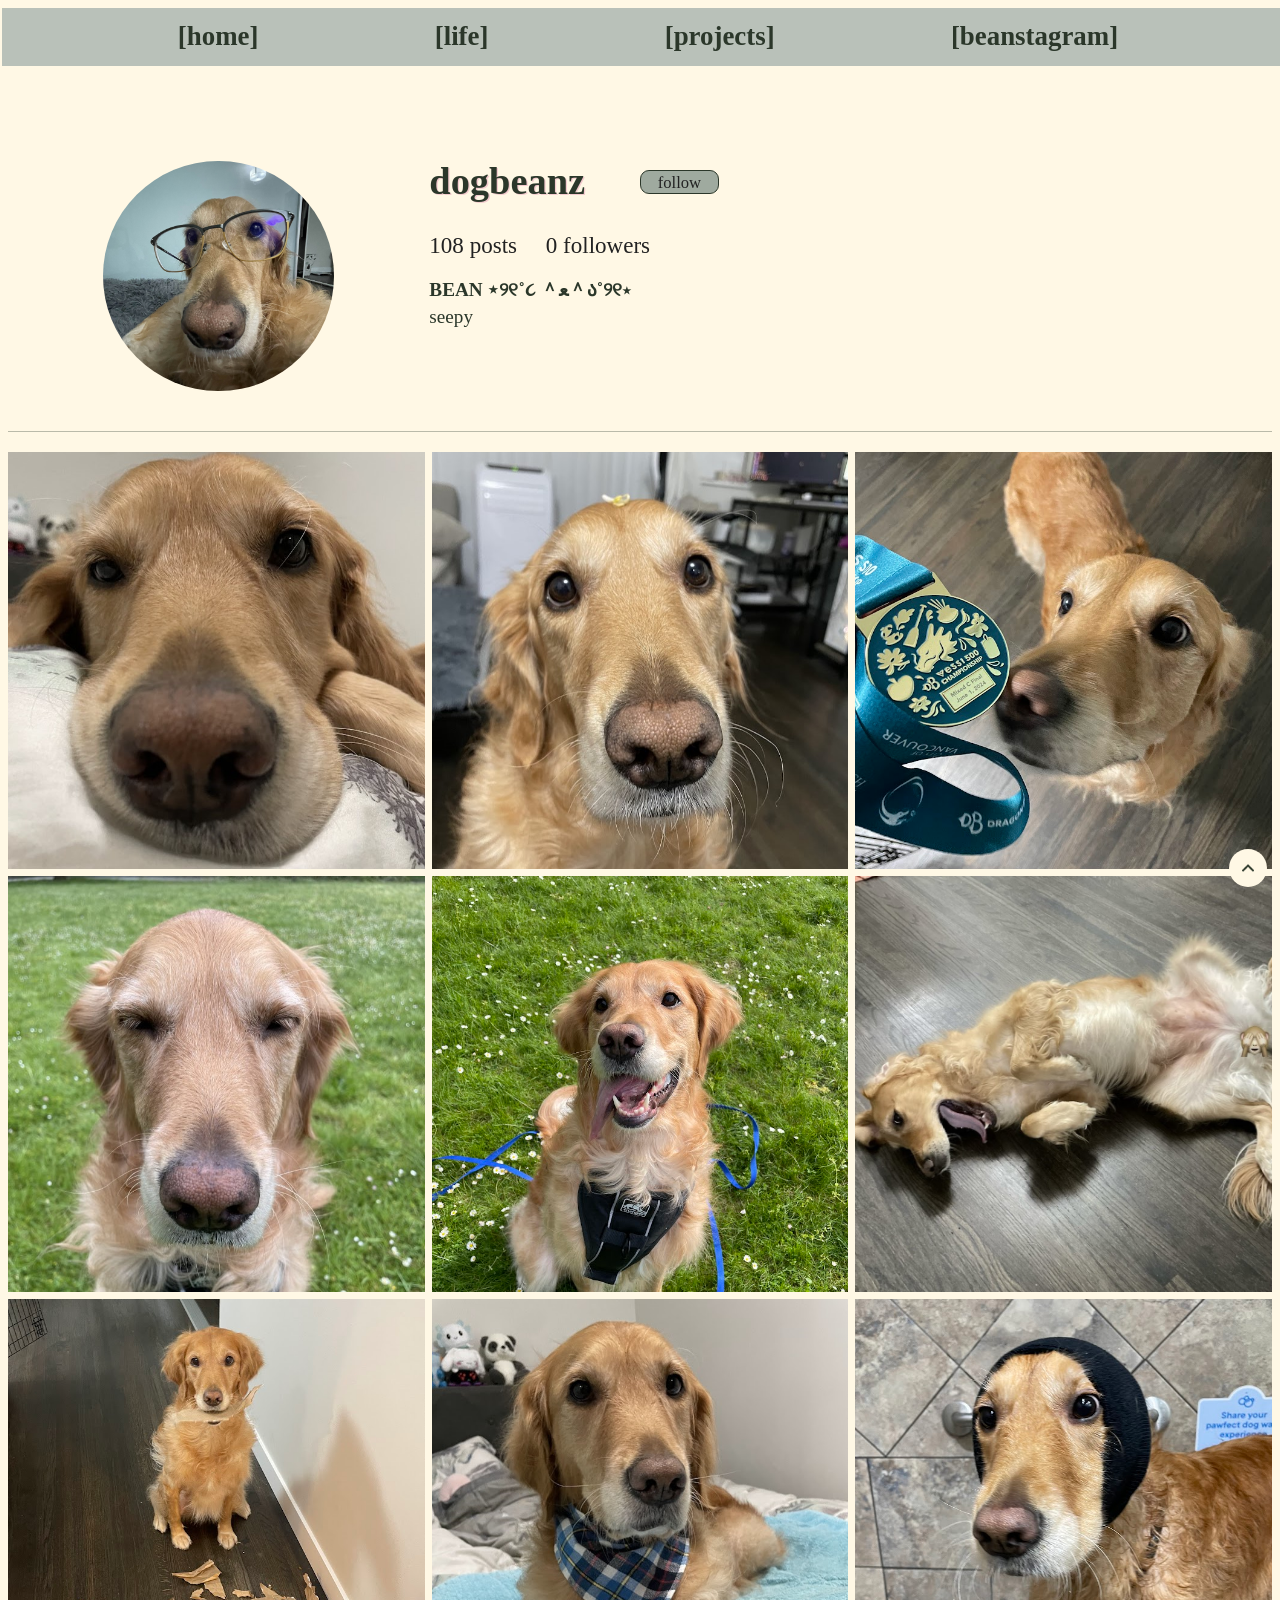
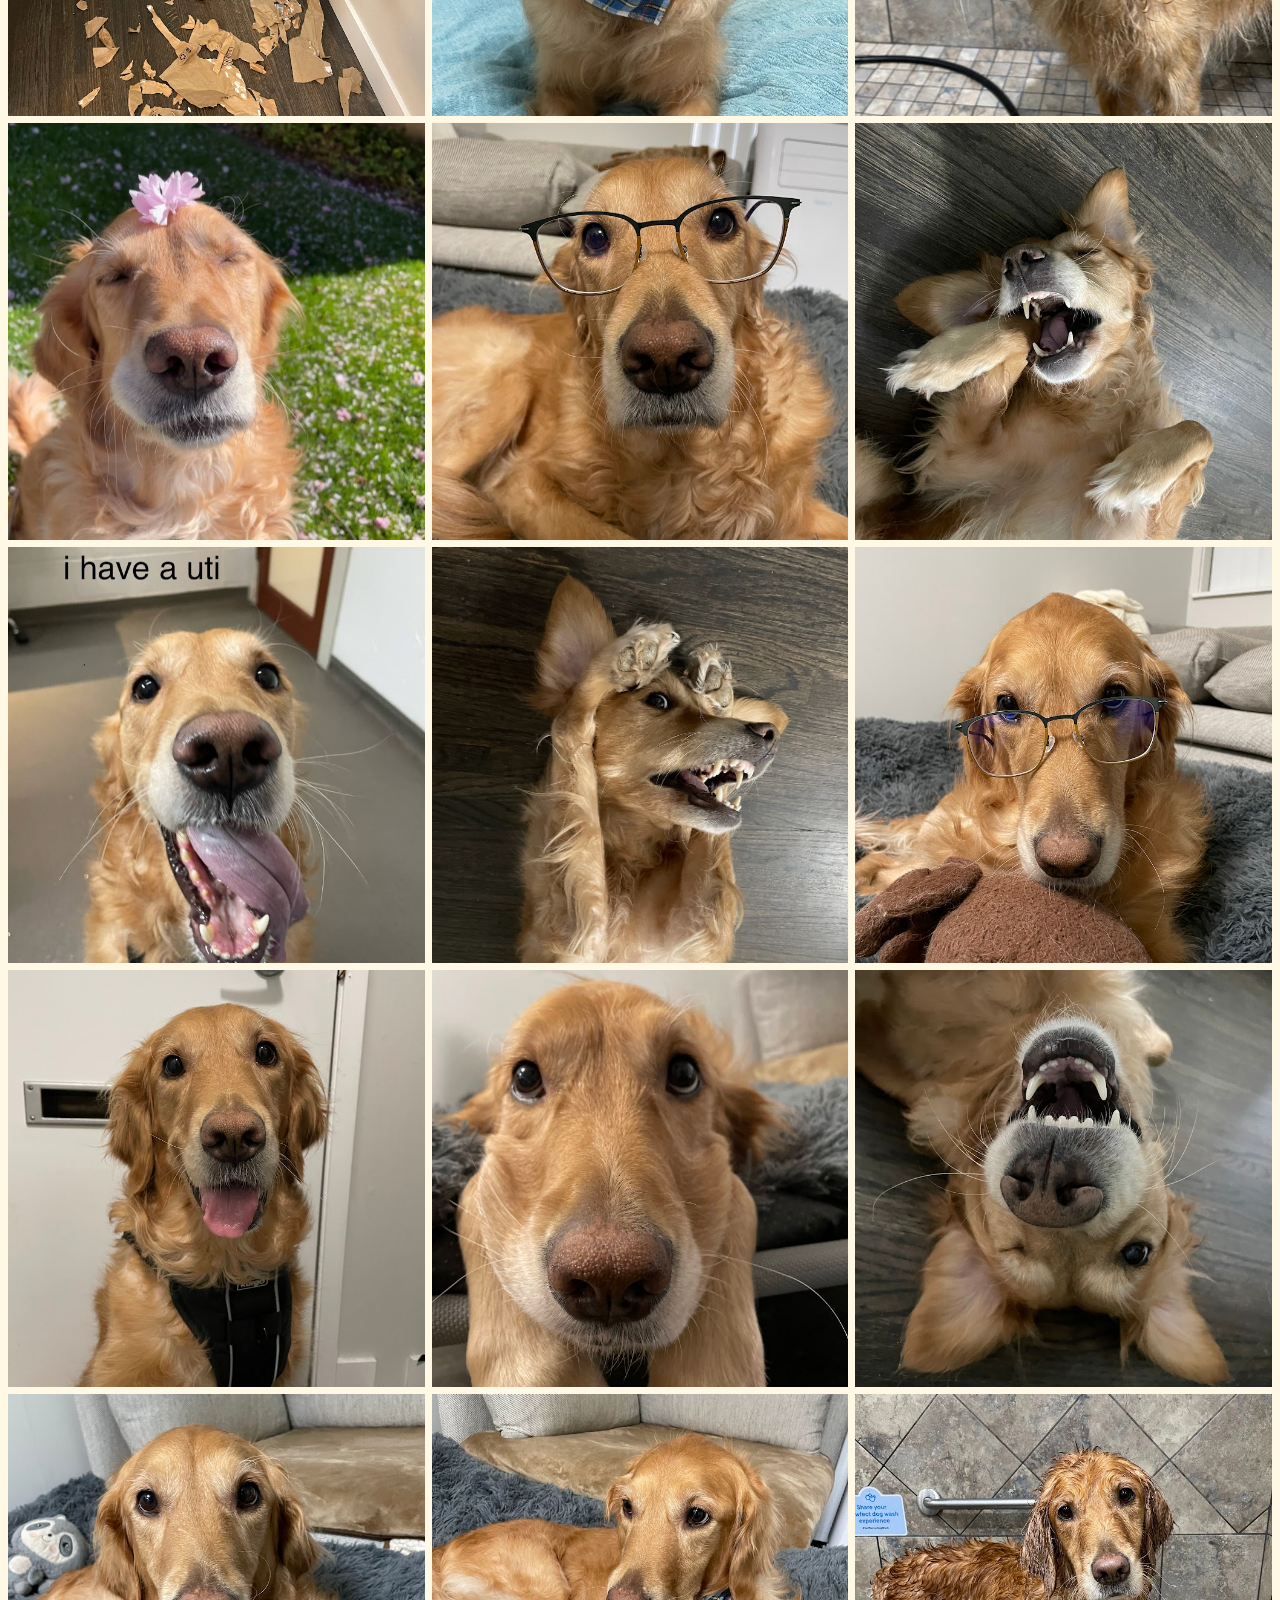
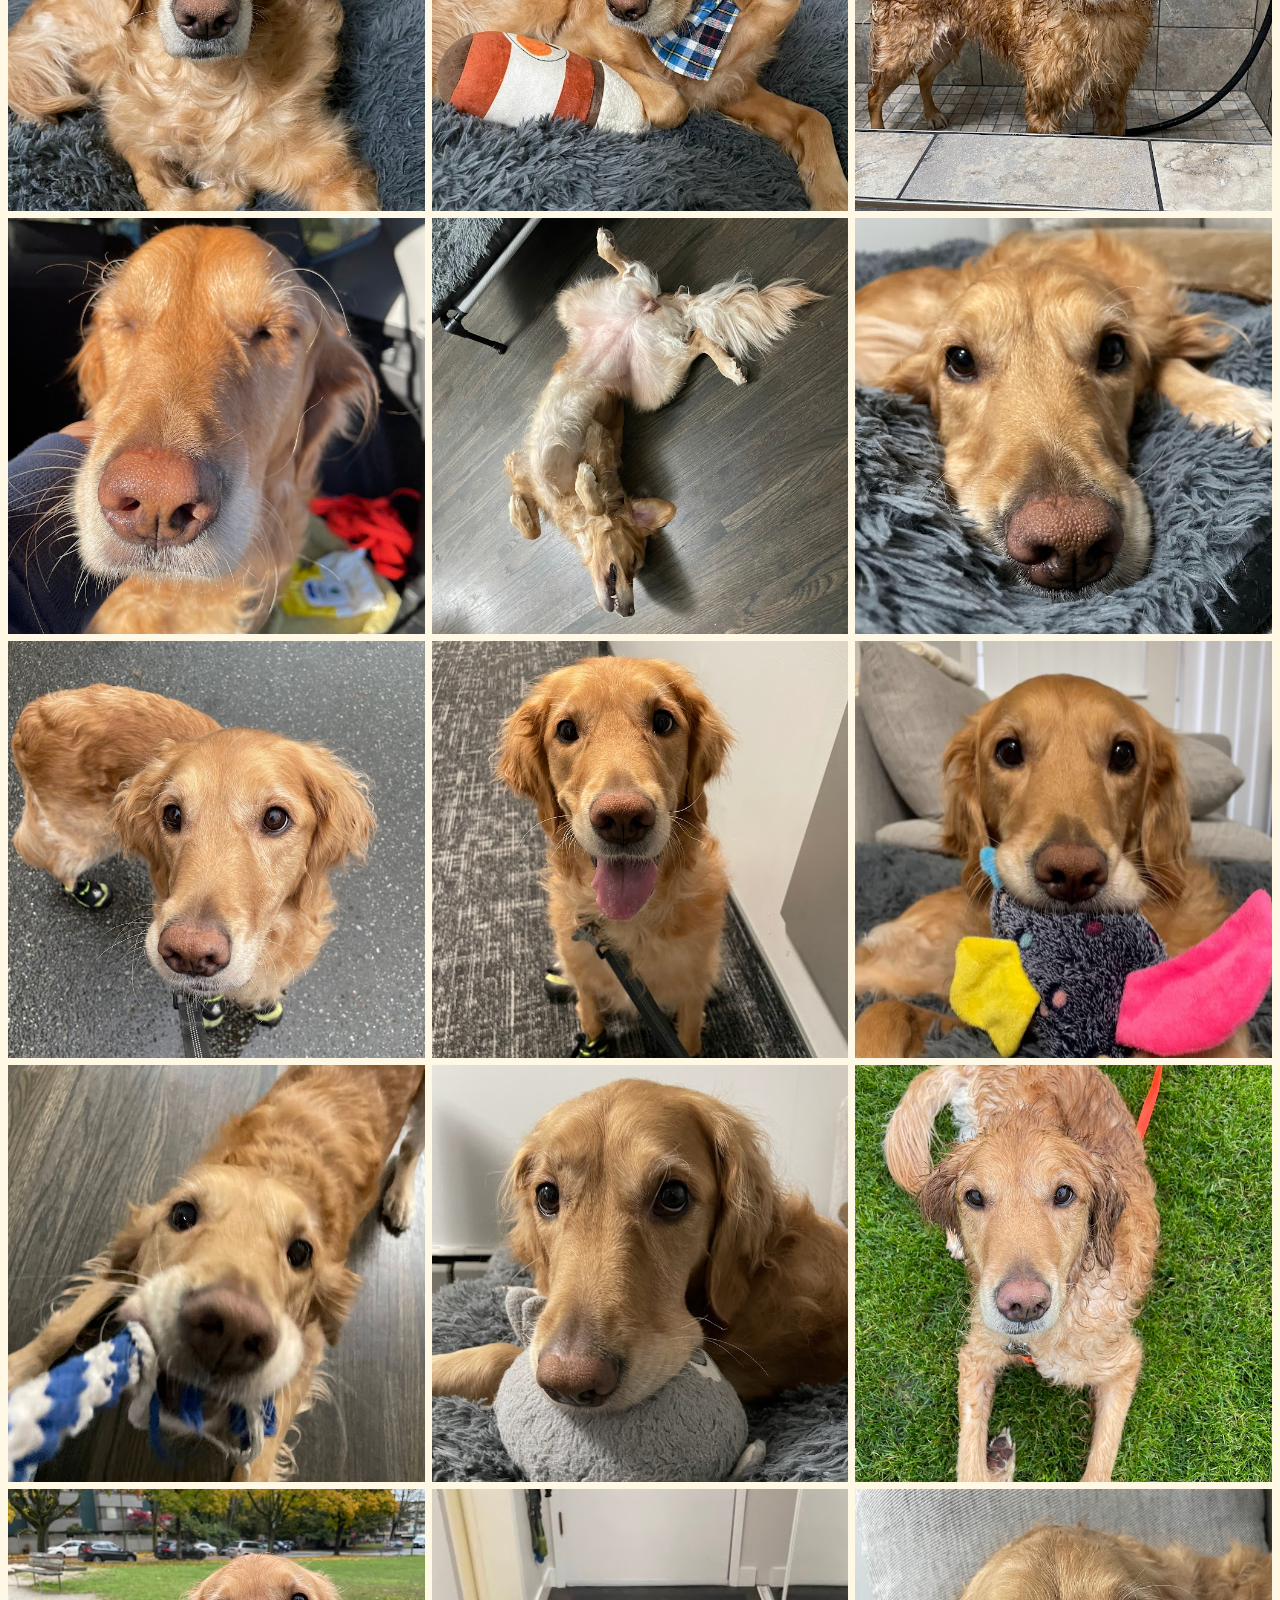
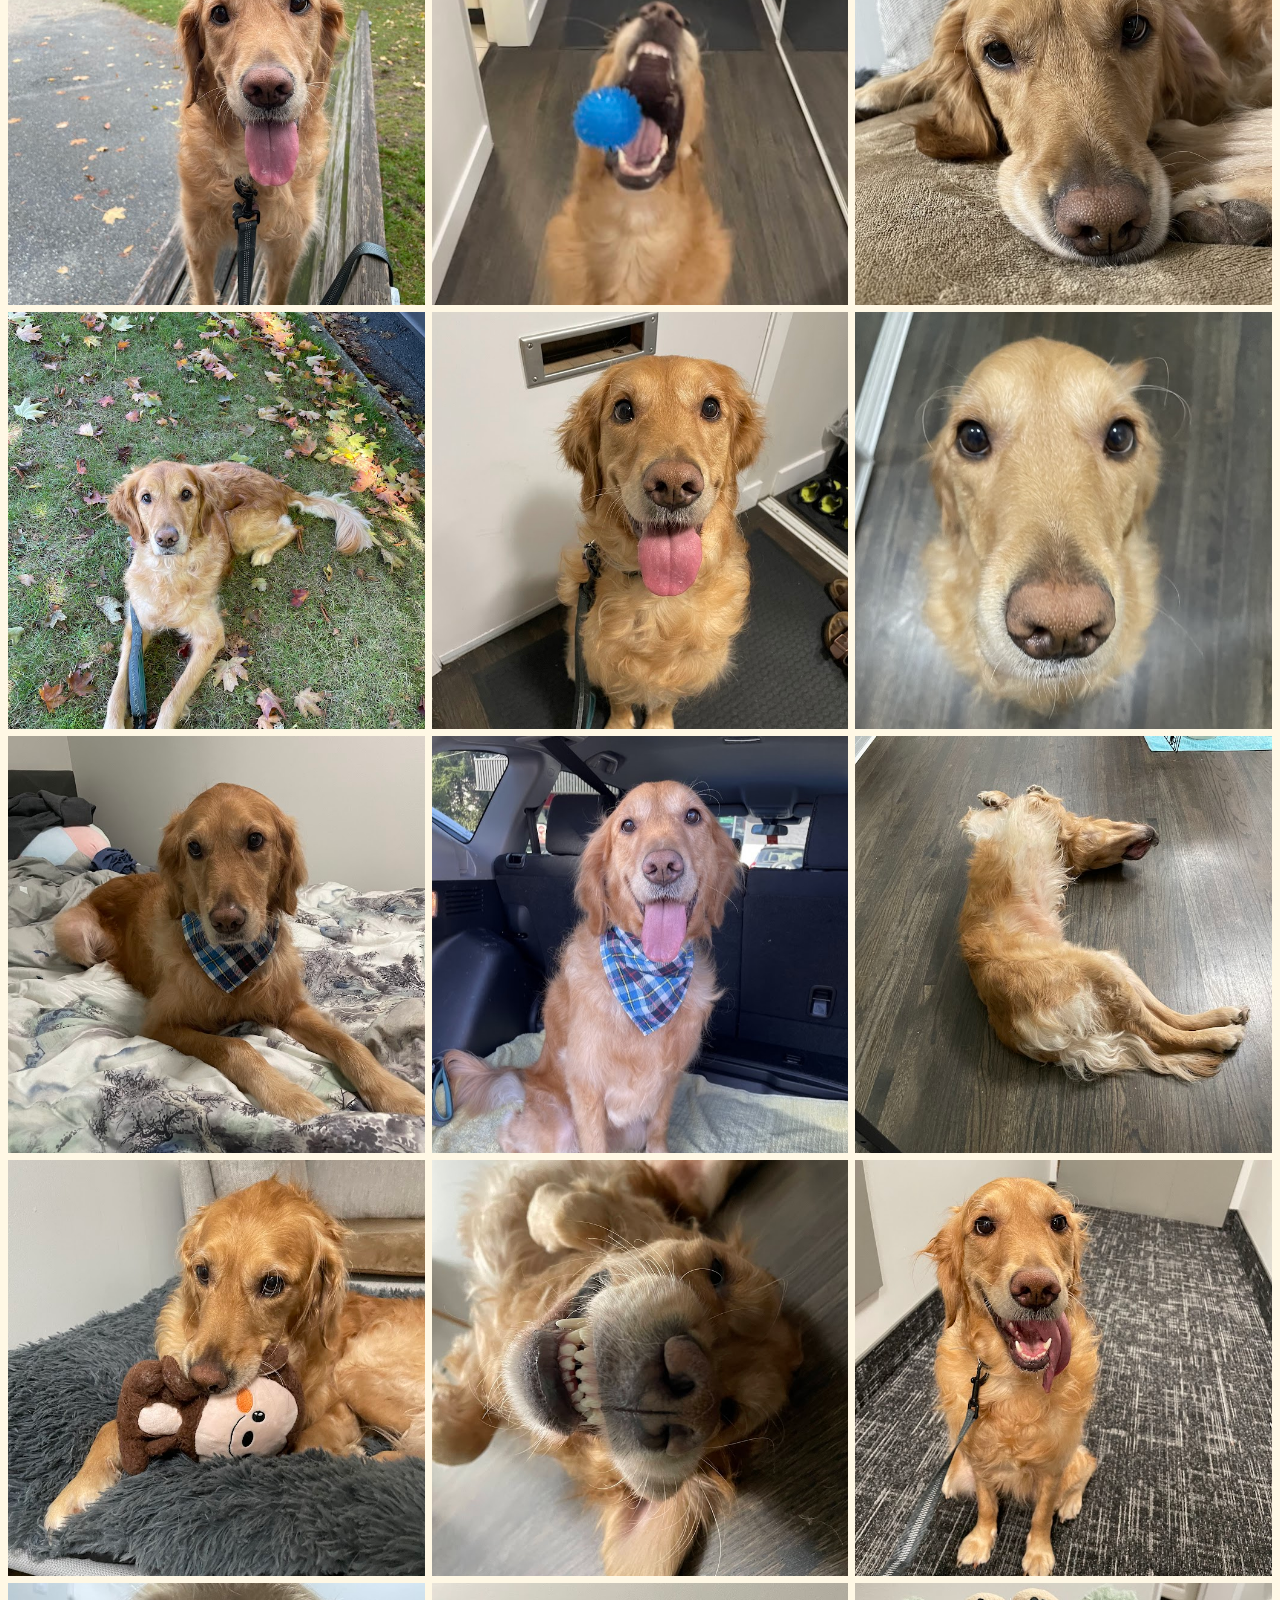
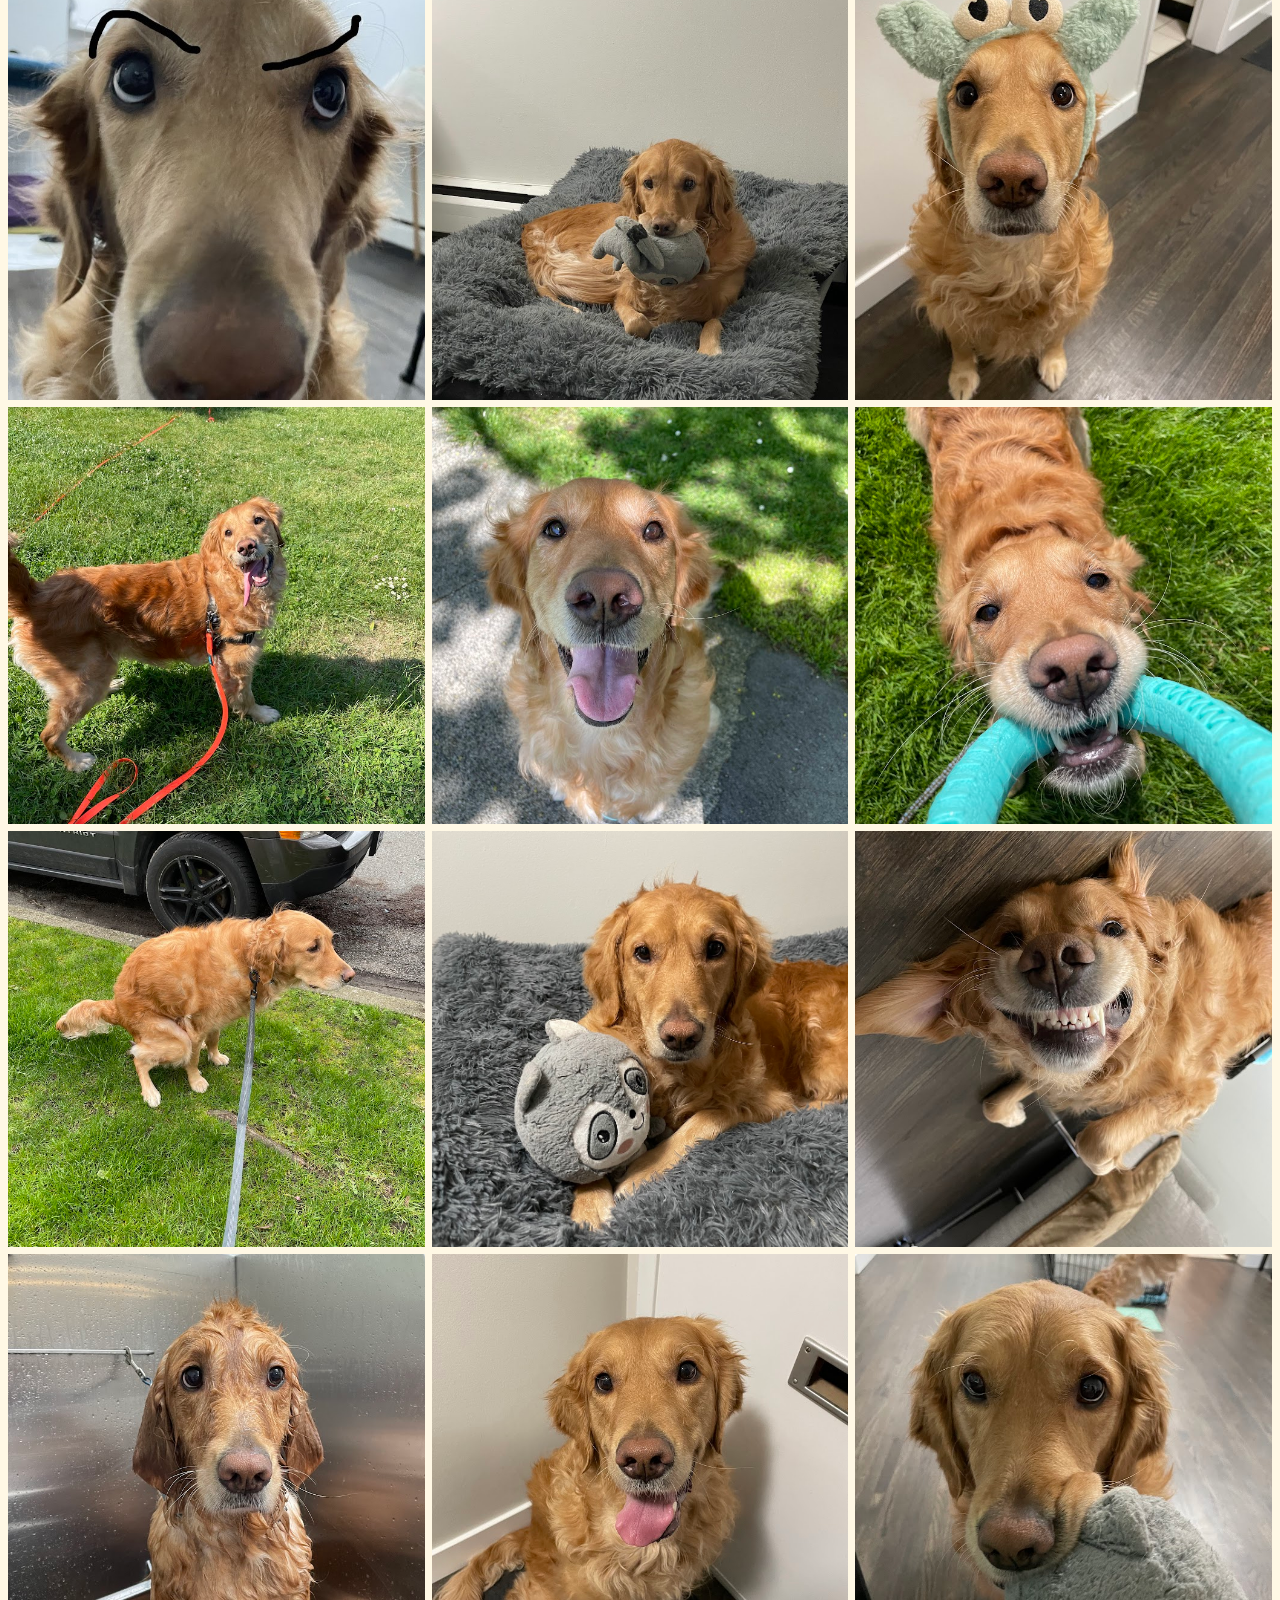
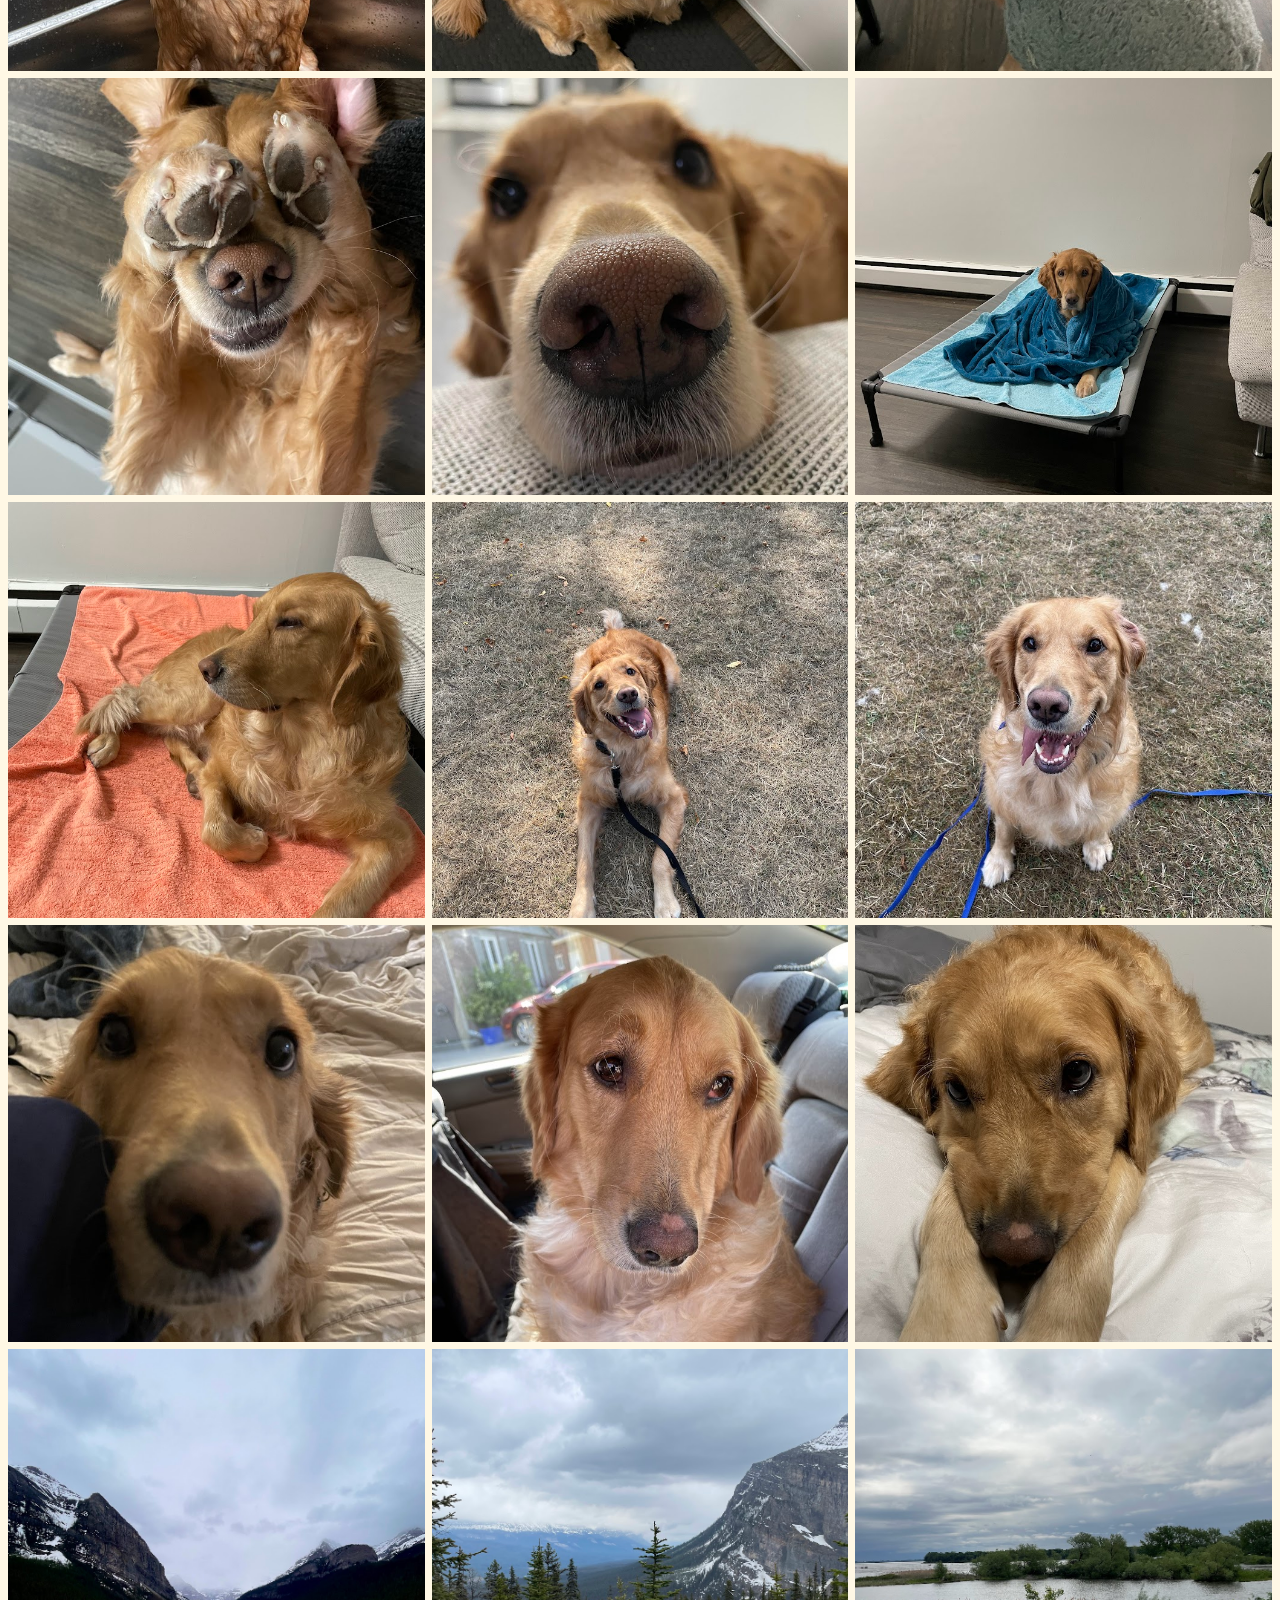
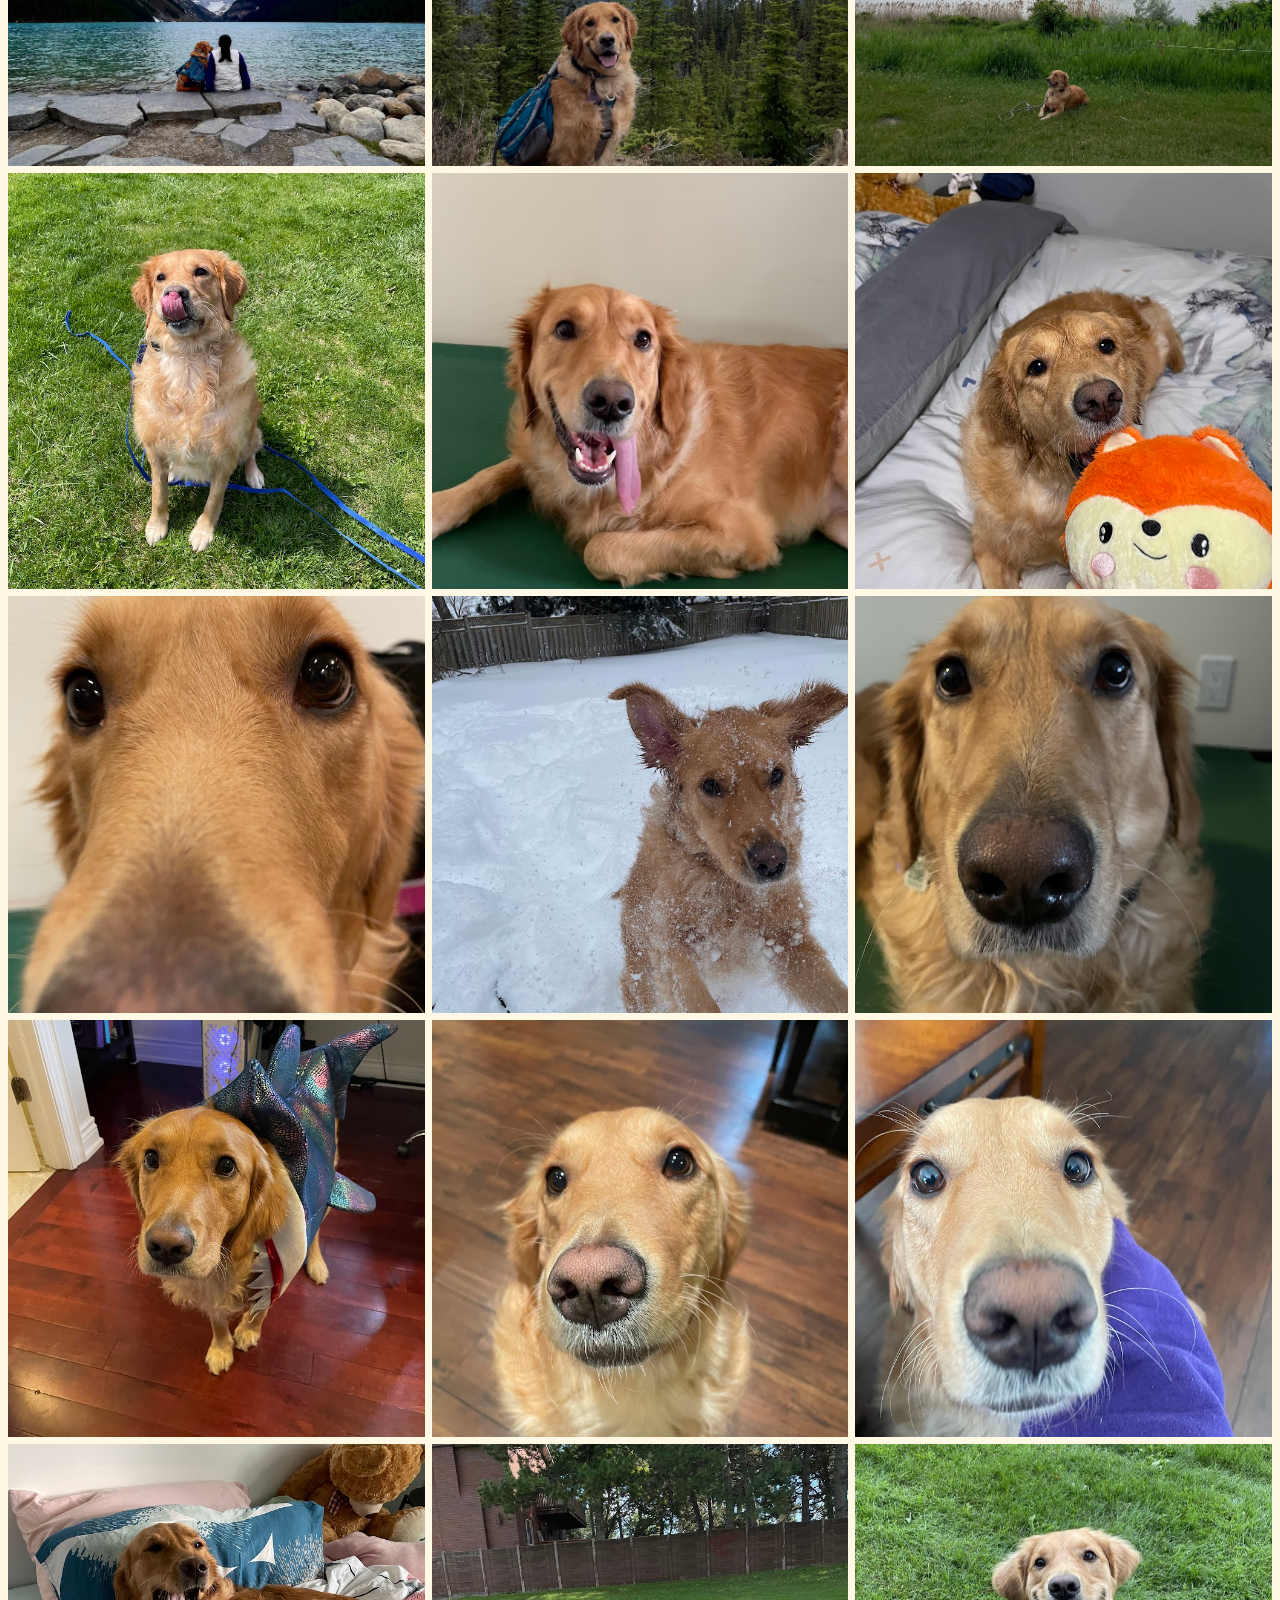
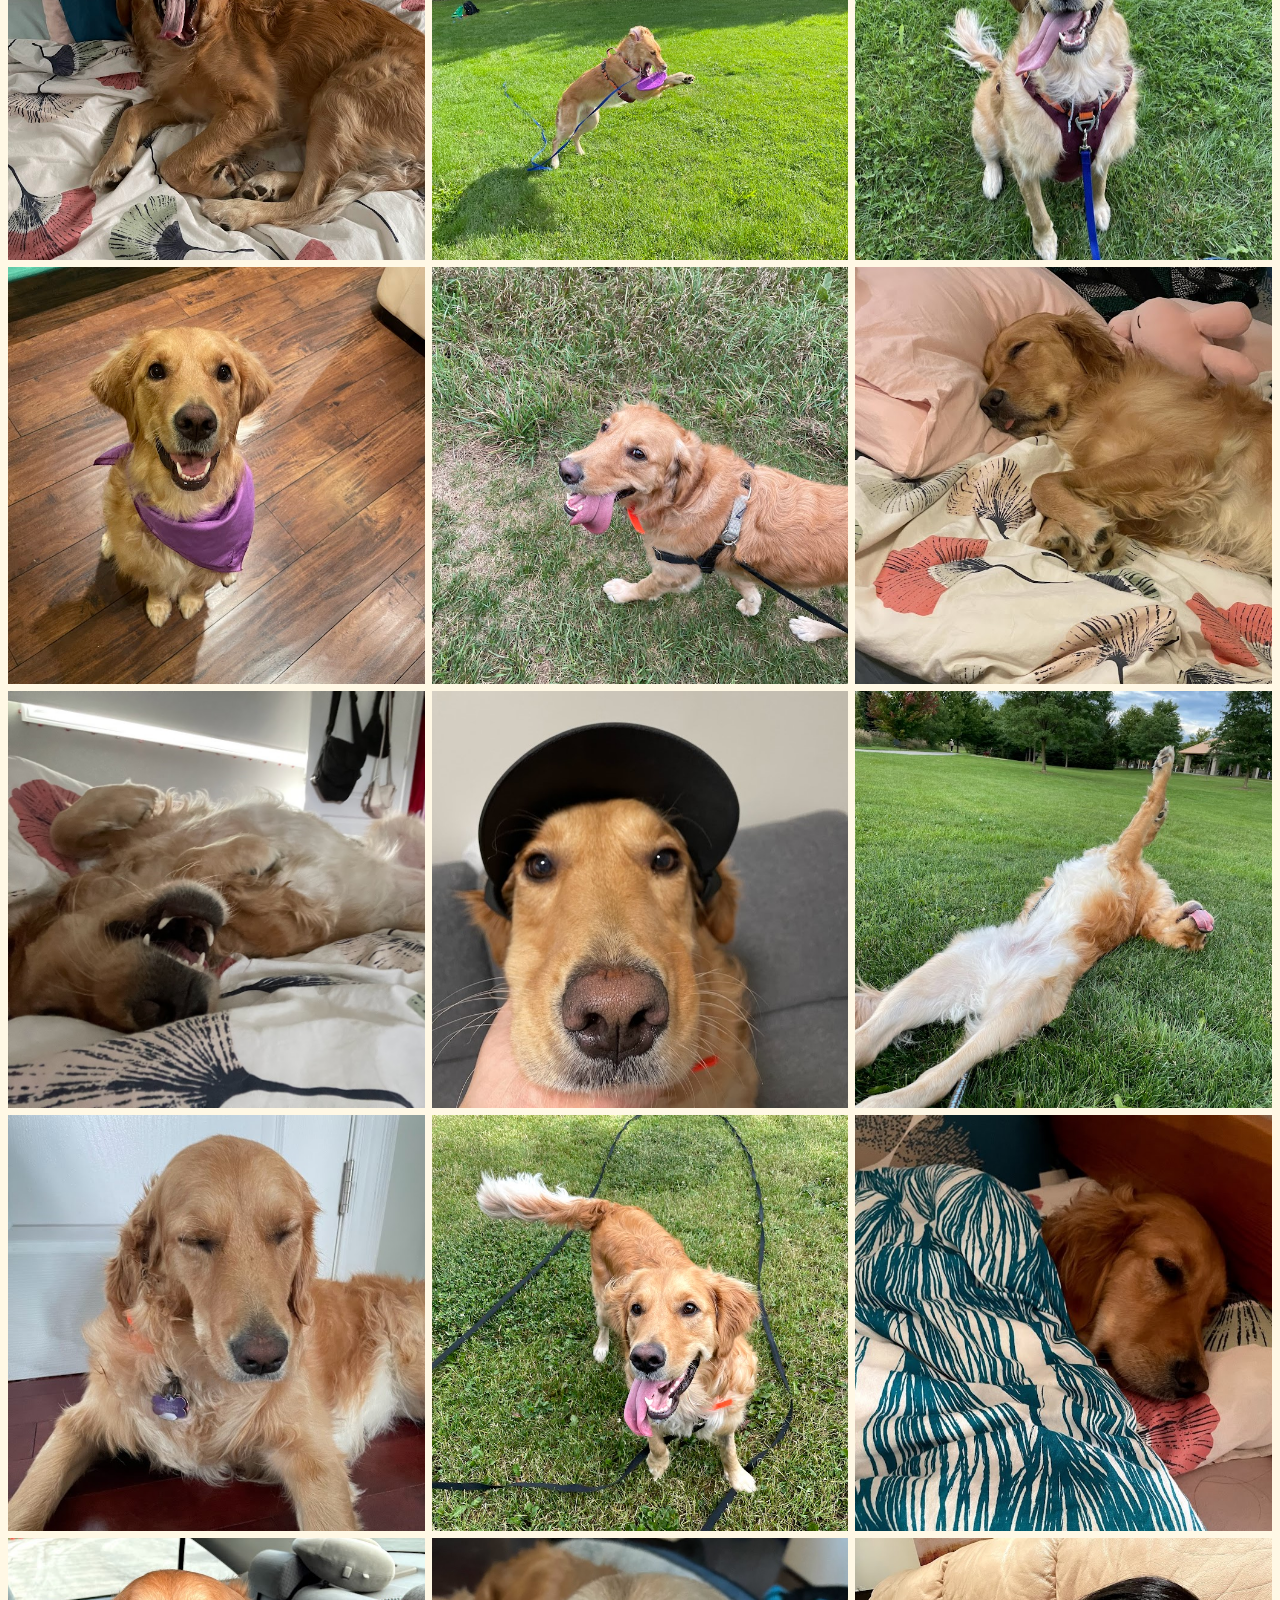
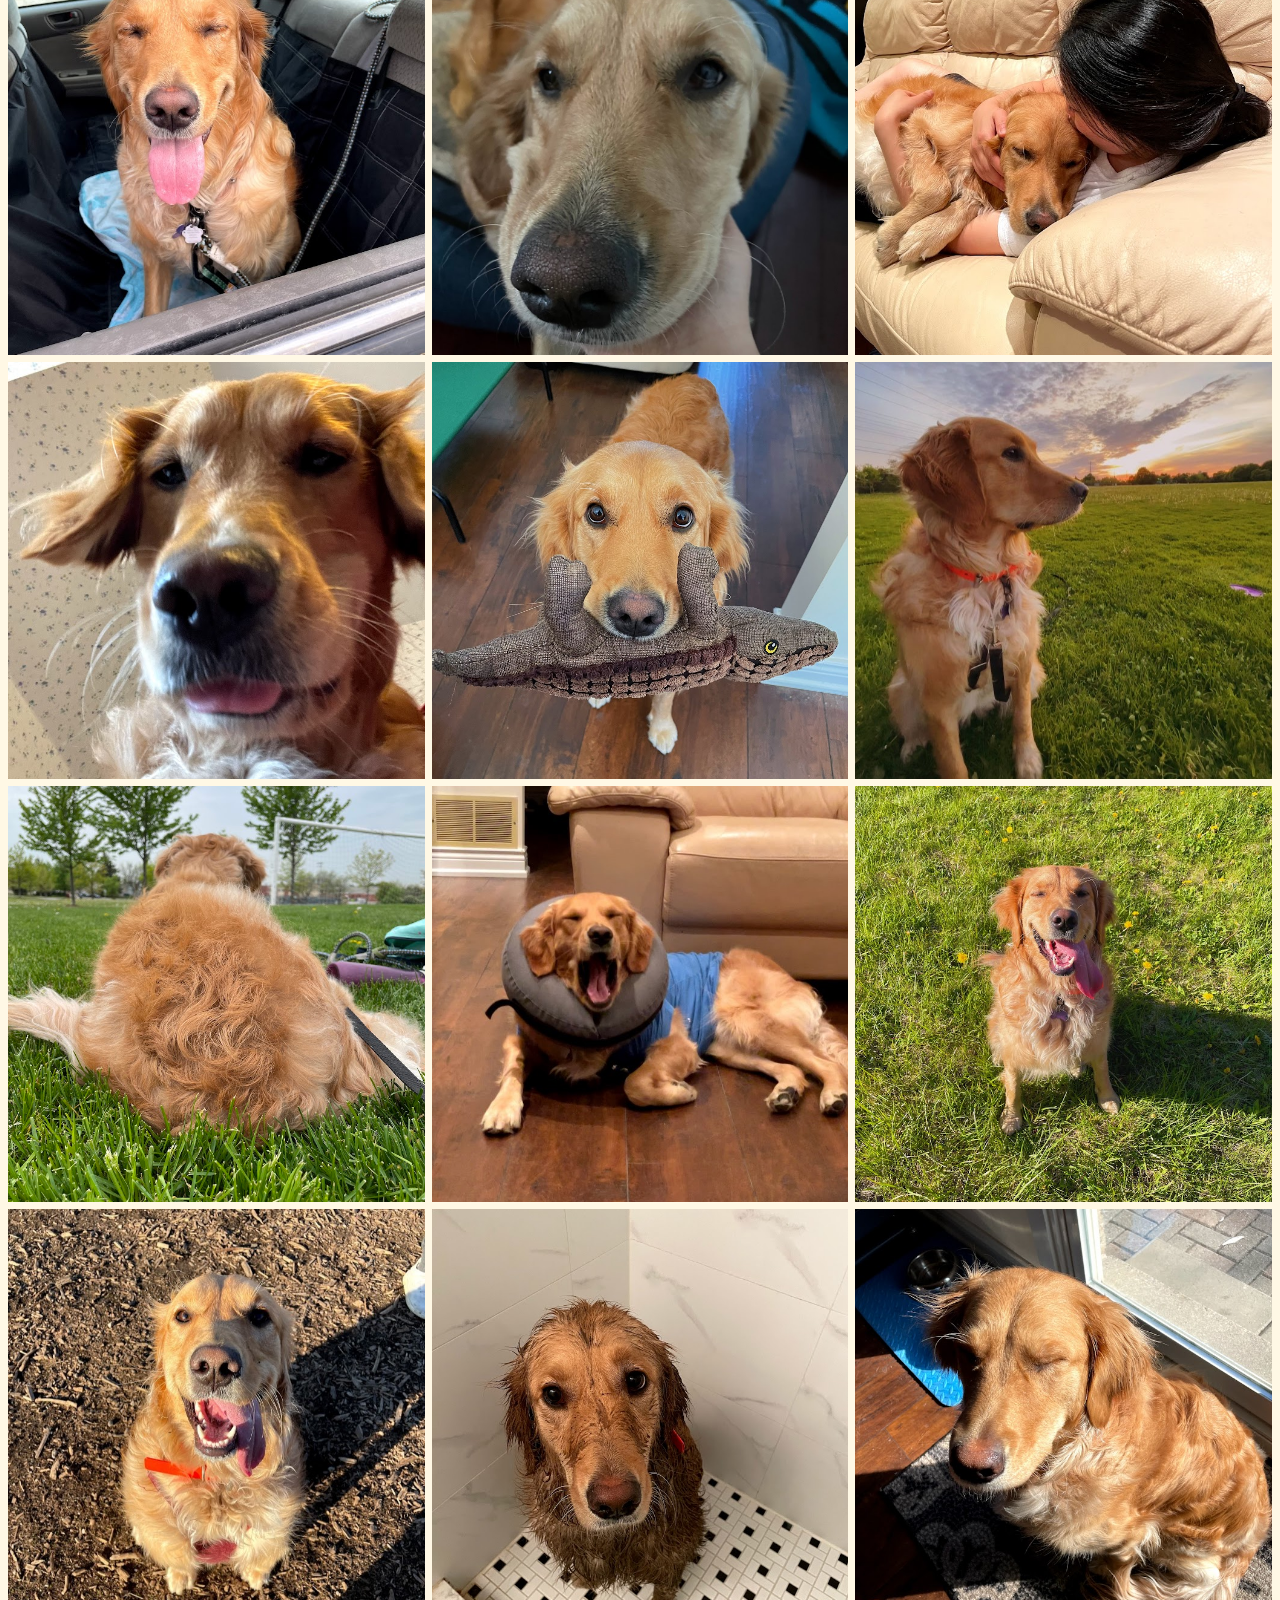
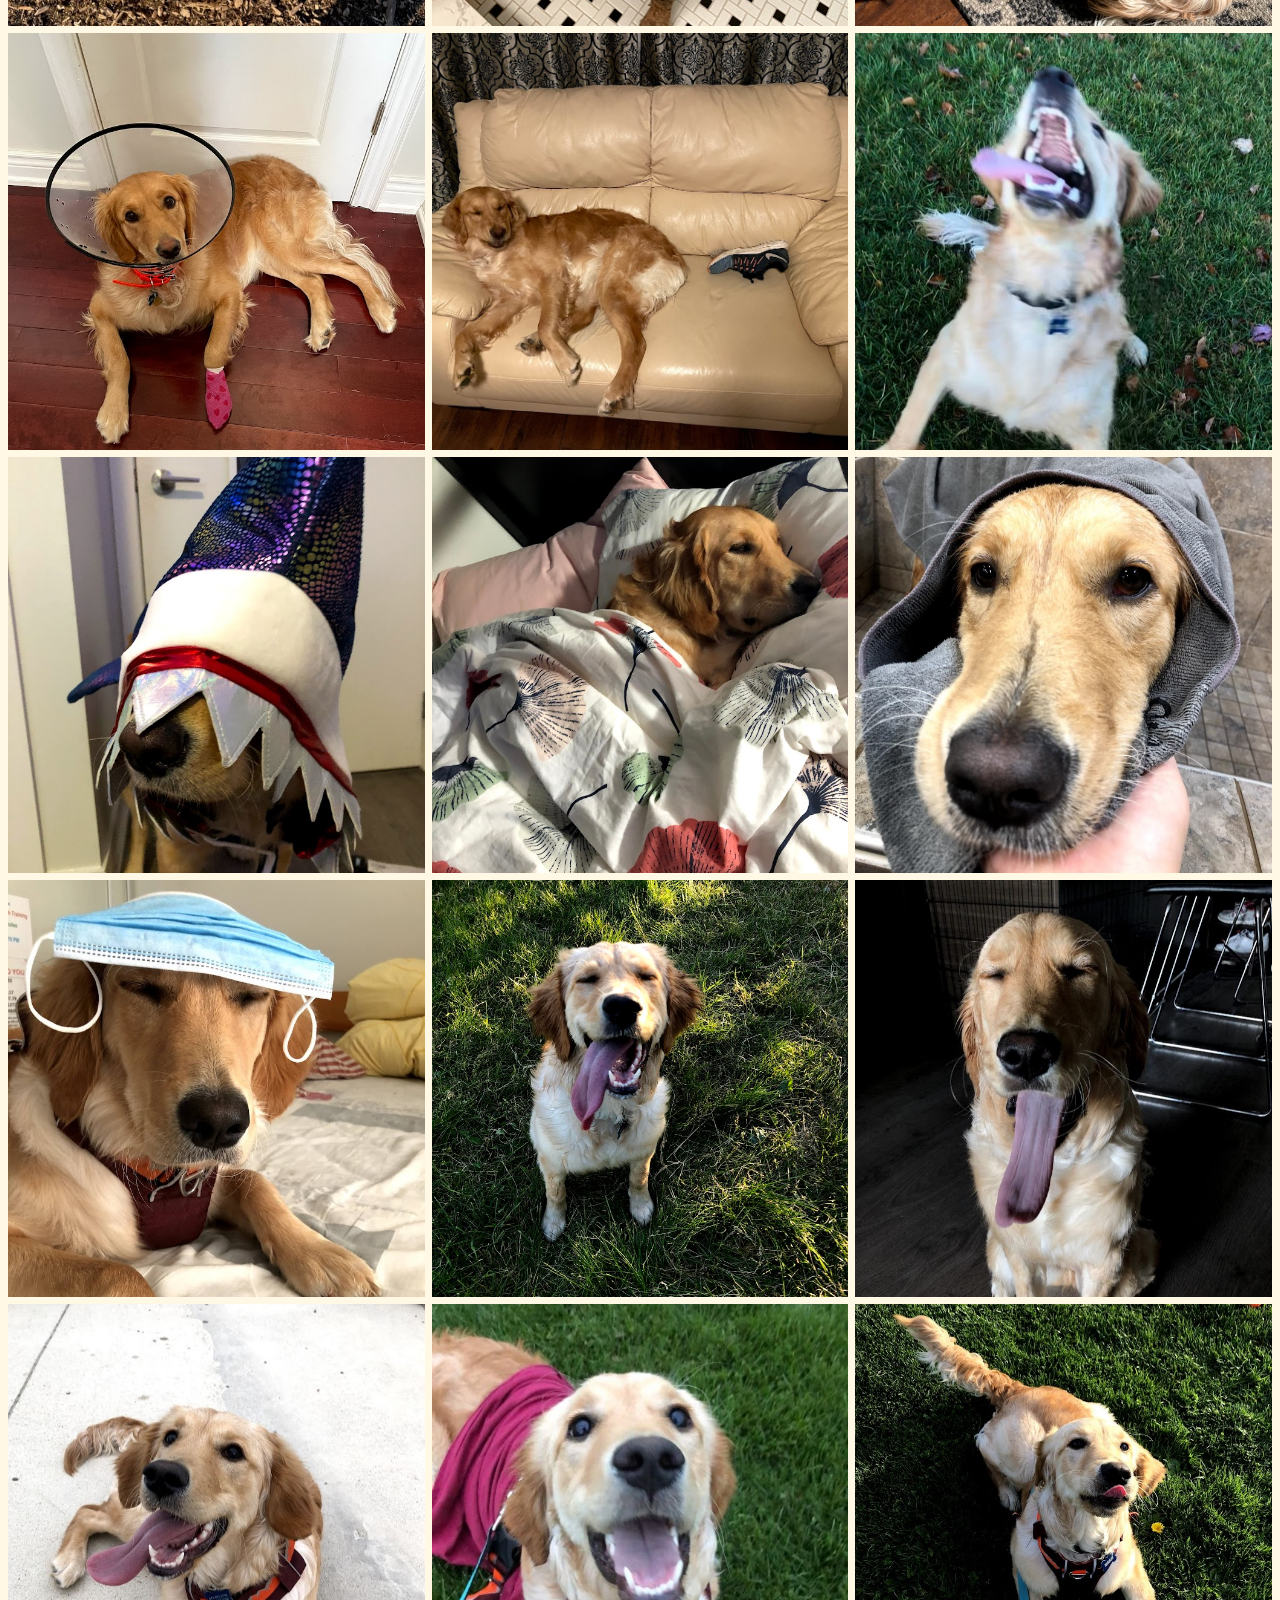
<file: bean.html>
<!DOCTYPE html>
<html lang="en">
<head>
  <meta charset="UTF-8">
  <title>beanstagram</title>
  <link rel="stylesheet" href="css/default.css">
  <link rel="stylesheet" href="css/bean.css">

  <link rel="icon" href="/files/bean/bean-icon.ico" sizes="any">
</head>
<body>

<!-- top navigation bar -->
<div id="navbar">
  <a class="navbar-text" href="index.html"> [home] </a>
  <a class="navbar-text" href="life.html"> [life] </a>
  <a class="navbar-text" href="projects.html"> [projects] </a>
  <a class="navbar-text" href="bean.html"> [beanstagram] </a>
</div>

<!-- site start -->

<header>
  <!-- profile section -->
  <div class="container">
    <div class="profile">

      <div class="profile-user">
        <h1 class="prof-user">dogbeanz</h1>
      </div>

      <div class="profile-follow">
        <button id="prof-follow-btn">follow</button>
      </div>

      <div class="pfp">
        <img src="files/bean/beanpfp.jpg" alt="bean pfp">
      </div>

      <div class="profile-stats">
          <p><span class="prof-stat-count">108</span> posts &emsp;<span id="prof-follow-count">0</span> followers</p>
      </div>

      <div class="profile-bio">
        <p><span class="prof-name">BEAN ⋆୨୧˚૮ ＾ﻌ＾ა˚୨୧⋆</span> <br>seepy</p>
      </div>

    </div>
  </div>
</header>

<!--follow button functionality-->
<script src="js/followBtn.js"></script>


<!-- to the top button -->
<script src="/js/libraries/goto.js"></script>
<script src="/js/toTopBtn.js"></script>
<a class="back-to-top" href="#">
  <img src="/files/toTopBtn.png" alt="arrow" id="to-top-btn">
</a>


<!-- photo gallery -->
<div class="decorative-line"></div>

<main>
  <div class="container">
    <div class="gallery">
      <div class="gallery-item" tabindex="0">
        <img src="files/bean/bean126.jpg" alt="bean126" class="gallery-img">
      </div>
      <div class="gallery-item" tabindex="0">
        <img src="files/bean/bean125.jpg" alt="bean125" class="gallery-img">
      </div>
      <div class="gallery-item" tabindex="0">
        <img src="files/bean/bean124.jpg" alt="bean124" class="gallery-img">
      </div>
      <div class="gallery-item" tabindex="0">
        <img src="files/bean/bean123.jpg" alt="bean123" class="gallery-img">
      </div>
      <div class="gallery-item" tabindex="0">
        <img src="files/bean/bean122.jpg" alt="bean122" class="gallery-img">
      </div>
      <div class="gallery-item" tabindex="0">
        <img src="files/bean/bean121.jpg" alt="bean121" class="gallery-img">
      </div>
      <div class="gallery-item" tabindex="0">
        <img src="files/bean/bean120.jpg" alt="bean120" class="gallery-img">
      </div>
      <div class="gallery-item" tabindex="0">
        <img src="files/bean/bean119.jpg" alt="bean119" class="gallery-img">
      </div>
      <div class="gallery-item" tabindex="0">
        <img src="files/bean/bean118.jpg" alt="bean118" class="gallery-img">
      </div>
      <div class="gallery-item" tabindex="0">
        <img src="files/bean/bean117.jpg" alt="bean117" class="gallery-img">
      </div>
      <div class="gallery-item" tabindex="0">
        <img src="files/bean/bean116.jpg" alt="bean116" class="gallery-img">
      </div>
      <div class="gallery-item" tabindex="0">
        <img src="files/bean/bean115.jpg" alt="bean115" class="gallery-img">
      </div>
      <div class="gallery-item" tabindex="0">
        <img src="files/bean/bean114.jpg" alt="bean114" class="gallery-img">
      </div>
      <div class="gallery-item" tabindex="0">
        <img src="files/bean/bean113.jpg" alt="bean113" class="gallery-img">
      </div>
      <div class="gallery-item" tabindex="0">
        <img src="files/bean/bean112.jpg" alt="bean112" class="gallery-img">
      </div>
      <div class="gallery-item" tabindex="0">
        <img src="files/bean/bean111.jpg" alt="bean111" class="gallery-img">
      </div>
      <div class="gallery-item" tabindex="0">
        <img src="files/bean/bean110.jpg" alt="bean110" class="gallery-img">
      </div>
      <div class="gallery-item" tabindex="0">
        <img src="files/bean/bean109.jpg" alt="bean109" class="gallery-img">
      </div>
      <div class="gallery-item" tabindex="0">
        <img src="files/bean/bean108.jpg" alt="bean108" class="gallery-img">
      </div>
      <div class="gallery-item" tabindex="0">
        <img src="files/bean/bean107.jpg" alt="bean107" class="gallery-img">
      </div>
      <div class="gallery-item" tabindex="0">
        <img src="files/bean/bean106.jpg" alt="bean106" class="gallery-img">
      </div>
      <div class="gallery-item" tabindex="0">
        <img src="files/bean/bean105.jpg" alt="bean105" class="gallery-img">
      </div>
      <div class="gallery-item" tabindex="0">
        <img src="files/bean/bean104.jpg" alt="bean104" class="gallery-img">
      </div>
      <div class="gallery-item" tabindex="0">
        <img src="files/bean/bean103.jpg" alt="bean103" class="gallery-img">
      </div>
      <div class="gallery-item" tabindex="0">
        <img src="files/bean/bean102.jpg" alt="bean102" class="gallery-img">
      </div>
      <div class="gallery-item" tabindex="0">
        <img src="files/bean/bean101.jpg" alt="bean101" class="gallery-img">
      </div>
      <div class="gallery-item" tabindex="0">
        <img src="files/bean/bean100.jpg" alt="bean100" class="gallery-img">
      </div>
      <div class="gallery-item" tabindex="0">
        <img src="files/bean/bean99.jpg" alt="bean99" class="gallery-img">
      </div>
      <div class="gallery-item" tabindex="0">
        <img src="files/bean/bean98.jpg" alt="bean98" class="gallery-img">
      </div>
      <div class="gallery-item" tabindex="0">
        <img src="files/bean/bean97.jpg" alt="bean97" class="gallery-img">
      </div>
      <div class="gallery-item" tabindex="0">
        <img src="files/bean/bean96.jpg" alt="bean96" class="gallery-img">
      </div>
      <div class="gallery-item" tabindex="0">
        <img src="files/bean/bean95.jpg" alt="bean95" class="gallery-img">
      </div>
      <div class="gallery-item" tabindex="0">
        <img src="files/bean/bean94.jpg" alt="bean94" class="gallery-img">
      </div>
      <div class="gallery-item" tabindex="0">
        <img src="files/bean/bean93.jpg" alt="bean93" class="gallery-img">
      </div>
      <div class="gallery-item" tabindex="0">
        <img src="files/bean/bean92.jpg" alt="bean92" class="gallery-img">
      </div>
      <div class="gallery-item" tabindex="0">
        <img src="files/bean/bean91.jpg" alt="bean91" class="gallery-img">
      </div>
      <div class="gallery-item" tabindex="0">
        <img src="files/bean/bean90.jpg" alt="bean90" class="gallery-img">
      </div>
      <div class="gallery-item" tabindex="0">
        <img src="files/bean/bean89.jpg" alt="bean89" class="gallery-img">
      </div>
      <div class="gallery-item" tabindex="0">
        <img src="files/bean/bean88.jpg" alt="bean88" class="gallery-img">
      </div>
      <div class="gallery-item" tabindex="0">
        <img src="files/bean/bean87.jpg" alt="bean87" class="gallery-img">
      </div>
      <div class="gallery-item" tabindex="0">
        <img src="files/bean/bean86.jpg" alt="bean86" class="gallery-img">
      </div>
      <div class="gallery-item" tabindex="0">
        <img src="files/bean/bean85.jpg" alt="bean85" class="gallery-img">
      </div>
      <div class="gallery-item" tabindex="0">
        <img src="files/bean/bean84.jpg" alt="bean84" class="gallery-img">
      </div>
      <div class="gallery-item" tabindex="0">
        <img src="files/bean/bean83.jpg" alt="bean83" class="gallery-img">
      </div>
      <div class="gallery-item" tabindex="0">
        <img src="files/bean/bean82.jpg" alt="bean82" class="gallery-img">
      </div>
      <div class="gallery-item" tabindex="0">
        <img src="files/bean/bean81.jpg" alt="bean81" class="gallery-img">
      </div>
      <div class="gallery-item" tabindex="0">
        <img src="files/bean/bean80.jpg" alt="bean80" class="gallery-img">
      </div>
      <div class="gallery-item" tabindex="0">
        <img src="files/bean/bean79.jpg" alt="bean79" class="gallery-img">
      </div>
      <div class="gallery-item" tabindex="0">
        <img src="files/bean/bean78.jpg" alt="bean78" class="gallery-img">
      </div>
      <div class="gallery-item" tabindex="0">
        <img src="files/bean/bean77.jpg" alt="bean77" class="gallery-img">
      </div>
      <div class="gallery-item" tabindex="0">
        <img src="files/bean/bean76.jpg" alt="bean76" class="gallery-img">
      </div>
      <div class="gallery-item" tabindex="0">
        <img src="files/bean/bean75.jpg" alt="bean75" class="gallery-img">
      </div>
      <div class="gallery-item" tabindex="0">
        <img src="files/bean/bean74.jpg" alt="bean74" class="gallery-img">
      </div>
      <div class="gallery-item" tabindex="0">
        <img src="files/bean/bean73.jpg" alt="bean73" class="gallery-img">
      </div>
      <div class="gallery-item" tabindex="0">
        <img src="files/bean/bean72.jpg" alt="bean72" class="gallery-img">
      </div>
      <div class="gallery-item" tabindex="0">
        <img src="files/bean/bean71.jpg" alt="bean71" class="gallery-img">
      </div>
      <div class="gallery-item" tabindex="0">
        <img src="files/bean/bean70.jpg" alt="bean70" class="gallery-img">
      </div>
      <div class="gallery-item" tabindex="0">
        <img src="files/bean/bean69.jpg" alt="bean69" class="gallery-img">
      </div>
      <div class="gallery-item" tabindex="0">
        <img src="files/bean/bean68.jpg" alt="bean68" class="gallery-img">
      </div>
      <div class="gallery-item" tabindex="0">
        <img src="files/bean/bean67.jpg" alt="bean67" class="gallery-img">
      </div>
      <div class="gallery-item" tabindex="0">
        <img src="files/bean/bean66.jpg" alt="bean66" class="gallery-img">
      </div>
      <div class="gallery-item" tabindex="0">
        <img src="files/bean/bean65.jpg" alt="bean65" class="gallery-img">
      </div>
      <div class="gallery-item" tabindex="0">
        <img src="files/bean/bean64.jpg" alt="bean64" class="gallery-img">
      </div>
      <div class="gallery-item" tabindex="0">
        <img src="files/bean/bean63.jpg" alt="bean63" class="gallery-img">
      </div>
      <div class="gallery-item" tabindex="0">
        <img src="files/bean/bean62.jpg" alt="bean62" class="gallery-img">
      </div>
      <div class="gallery-item" tabindex="0">
        <img src="files/bean/bean61.jpg" alt="bean61" class="gallery-img">
      </div>
      <div class="gallery-item" tabindex="0">
        <img src="files/bean/bean60.jpg" alt="bean60" class="gallery-img">
      </div>
      <div class="gallery-item" tabindex="0">
        <img src="files/bean/bean59.jpg" alt="bean59" class="gallery-img">
      </div>
      <div class="gallery-item" tabindex="0">
        <img src="files/bean/bean58.jpg" alt="bean58" class="gallery-img">
      </div>
      <div class="gallery-item" tabindex="0">
        <img src="files/bean/bean57.jpg" alt="bean57" class="gallery-img">
      </div>
      <div class="gallery-item" tabindex="0">
        <img src="files/bean/bean56.jpg" alt="bean56" class="gallery-img">
      </div>
      <div class="gallery-item" tabindex="0">
        <img src="files/bean/bean55.jpg" alt="bean55" class="gallery-img">
      </div>
      <div class="gallery-item" tabindex="0">
        <img src="files/bean/bean54.jpg" alt="bean54" class="gallery-img">
      </div>
      <div class="gallery-item" tabindex="0">
        <img src="files/bean/bean53.jpg" alt="bean53" class="gallery-img">
      </div>
      <div class="gallery-item" tabindex="0">
        <img src="files/bean/bean52.jpg" alt="bean52" class="gallery-img">
      </div>
      <div class="gallery-item" tabindex="0">
        <img src="files/bean/bean51.jpg" alt="bean51" class="gallery-img">
      </div>
      <div class="gallery-item" tabindex="0">
        <img src="files/bean/bean50.jpg" alt="bean50" class="gallery-img">
      </div>
      <div class="gallery-item" tabindex="0">
        <img src="files/bean/bean49.jpg" alt="bean49" class="gallery-img">
      </div>
      <div class="gallery-item" tabindex="0">
        <img src="files/bean/bean48.jpg" alt="bean48" class="gallery-img">
      </div>
      <div class="gallery-item" tabindex="0">
        <img src="files/bean/bean47.jpg" alt="bean47" class="gallery-img">
      </div>
      <div class="gallery-item" tabindex="0">
        <img src="files/bean/bean46.jpg" alt="bean46" class="gallery-img">
      </div>
      <div class="gallery-item" tabindex="0">
        <img src="files/bean/bean45.jpg" alt="bean45" class="gallery-img">
      </div>
      <div class="gallery-item" tabindex="0">
        <img src="files/bean/bean44.jpg" alt="bean44" class="gallery-img">
      </div>
      <div class="gallery-item" tabindex="0">
        <img src="files/bean/bean43.jpg" alt="bean43" class="gallery-img">
      </div>
      <div class="gallery-item" tabindex="0">
        <img src="files/bean/bean42.jpg" alt="bean42" class="gallery-img">
      </div>
      <div class="gallery-item" tabindex="0">
        <img src="files/bean/bean41.jpg" alt="bean41" class="gallery-img">
      </div>
      <div class="gallery-item" tabindex="0">
        <img src="files/bean/bean40.jpg" alt="bean40" class="gallery-img">
      </div>
      <div class="gallery-item" tabindex="0">
        <img src="files/bean/bean39.jpg" alt="bean39" class="gallery-img">
      </div>
      <div class="gallery-item" tabindex="0">
        <img src="files/bean/bean38.jpg" alt="bean38" class="gallery-img">
      </div>
      <div class="gallery-item" tabindex="0">
        <img src="files/bean/bean37.jpg" alt="bean37" class="gallery-img">
      </div>
      <div class="gallery-item" tabindex="0">
        <img src="files/bean/bean36.jpg" alt="bean36" class="gallery-img">
      </div>
      <div class="gallery-item" tabindex="0">
        <img src="files/bean/bean35.jpg" alt="bean35" class="gallery-img">
      </div>
      <div class="gallery-item" tabindex="0">
        <img src="files/bean/bean34.jpg" alt="bean34" class="gallery-img">
      </div>
      <div class="gallery-item" tabindex="0">
        <img src="files/bean/bean33.jpg" alt="bean33" class="gallery-img">
      </div>
      <div class="gallery-item" tabindex="0">
        <img src="files/bean/bean32.jpg" alt="bean32" class="gallery-img">
      </div>
      <div class="gallery-item" tabindex="0">
        <img src="files/bean/bean31.jpg" alt="bean31" class="gallery-img">
      </div>
      <div class="gallery-item" tabindex="0">
        <img src="files/bean/bean30.jpg" alt="bean30" class="gallery-img">
      </div>
      <div class="gallery-item" tabindex="0">
        <img src="files/bean/bean29.jpg" alt="bean29" class="gallery-img">
      </div>
      <div class="gallery-item" tabindex="0">
        <img src="files/bean/bean28.jpg" alt="bean28" class="gallery-img">
      </div>
      <div class="gallery-item" tabindex="0">
        <img src="files/bean/bean27.jpg" alt="bean17" class="gallery-img">
      </div>
      <div class="gallery-item" tabindex="0">
        <img src="files/bean/bean26.jpg" alt="bean26" class="gallery-img">
      </div>
      <div class="gallery-item" tabindex="0">
        <img src="files/bean/bean25.jpg" alt="bean25" class="gallery-img">
      </div>
      <div class="gallery-item" tabindex="0">
        <img src="files/bean/bean24.jpg" alt="bean24" class="gallery-img">
      </div>
      <div class="gallery-item" tabindex="0">
        <img src="files/bean/bean23.jpg" alt="bean23" class="gallery-img">
      </div>
      <div class="gallery-item" tabindex="0">
        <img src="files/bean/bean22.jpg" alt="bean22" class="gallery-img">
      </div>
      <div class="gallery-item" tabindex="0">
        <img src="files/bean/bean21.jpg" alt="bean21" class="gallery-img">
      </div>
      <div class="gallery-item" tabindex="0">
        <img src="files/bean/bean20.jpg" alt="bean20" class="gallery-img">
      </div>
      <div class="gallery-item" tabindex="0">
        <img src="files/bean/bean19.jpg" alt="bean19" class="gallery-img">
      </div>
      <div class="gallery-item" tabindex="0">
        <img src="files/bean/bean18.jpg" alt="bean18" class="gallery-img">
      </div>
      <div class="gallery-item" tabindex="0">
        <img src="files/bean/bean17.jpg" alt="bean17" class="gallery-img">
      </div>
      <div class="gallery-item" tabindex="0">
        <img src="files/bean/bean16.jpg" alt="bean16" class="gallery-img">
      </div>
      <div class="gallery-item" tabindex="0">
        <img src="files/bean/bean15.jpg" alt="bean15" class="gallery-img">
      </div>
      <div class="gallery-item" tabindex="0">
        <img src="files/bean/bean14.jpg" alt="bean14" class="gallery-img">
      </div>
      <div class="gallery-item" tabindex="0">
        <img src="files/bean/bean13.jpg" alt="bean13" class="gallery-img">
      </div>
      <div class="gallery-item" tabindex="0">
        <img src="files/bean/bean12.jpg" alt="bean12" class="gallery-img">
      </div>
      <div class="gallery-item" tabindex="0">
        <img src="files/bean/bean11.jpg" alt="bean11" class="gallery-img">
      </div>
      <div class="gallery-item" tabindex="0">
        <img src="files/bean/bean10.jpg" alt="bean10" class="gallery-img">
      </div>
      <div class="gallery-item" tabindex="0">
        <img src="files/bean/bean9.jpg" alt="bean9" class="gallery-img">
      </div>
      <div class="gallery-item" tabindex="0">
        <img src="files/bean/bean8.jpg" alt="bean8" class="gallery-img">
      </div>
      <div class="gallery-item" tabindex="0">
        <img src="files/bean/bean7.jpg" alt="bean7" class="gallery-img">
      </div>
      <div class="gallery-item" tabindex="0">
        <img src="files/bean/bean6.jpg" alt="bean6" class="gallery-img">
      </div>
      <div class="gallery-item" tabindex="0">
        <img src="files/bean/bean5.jpg" alt="bean5" class="gallery-img">
      </div>
      <div class="gallery-item" tabindex="0">
        <img src="files/bean/bean4.jpg" alt="bean4" class="gallery-img">
      </div>
      <div class="gallery-item" tabindex="0">
        <img src="files/bean/bean3.jpg" alt="bean3" class="gallery-img">
      </div>
      <div class="gallery-item" tabindex="0">
        <img src="files/bean/bean2.jpg" alt="bean2" class="gallery-img">
      </div>
      <div class="gallery-item" tabindex="0">
        <img src="files/bean/bean1.jpg" alt="bean1" class="gallery-img">
      </div>
    </div>
  </div>

  <div class="decorative-line"></div>

</main>

</body>
</html>
</file>
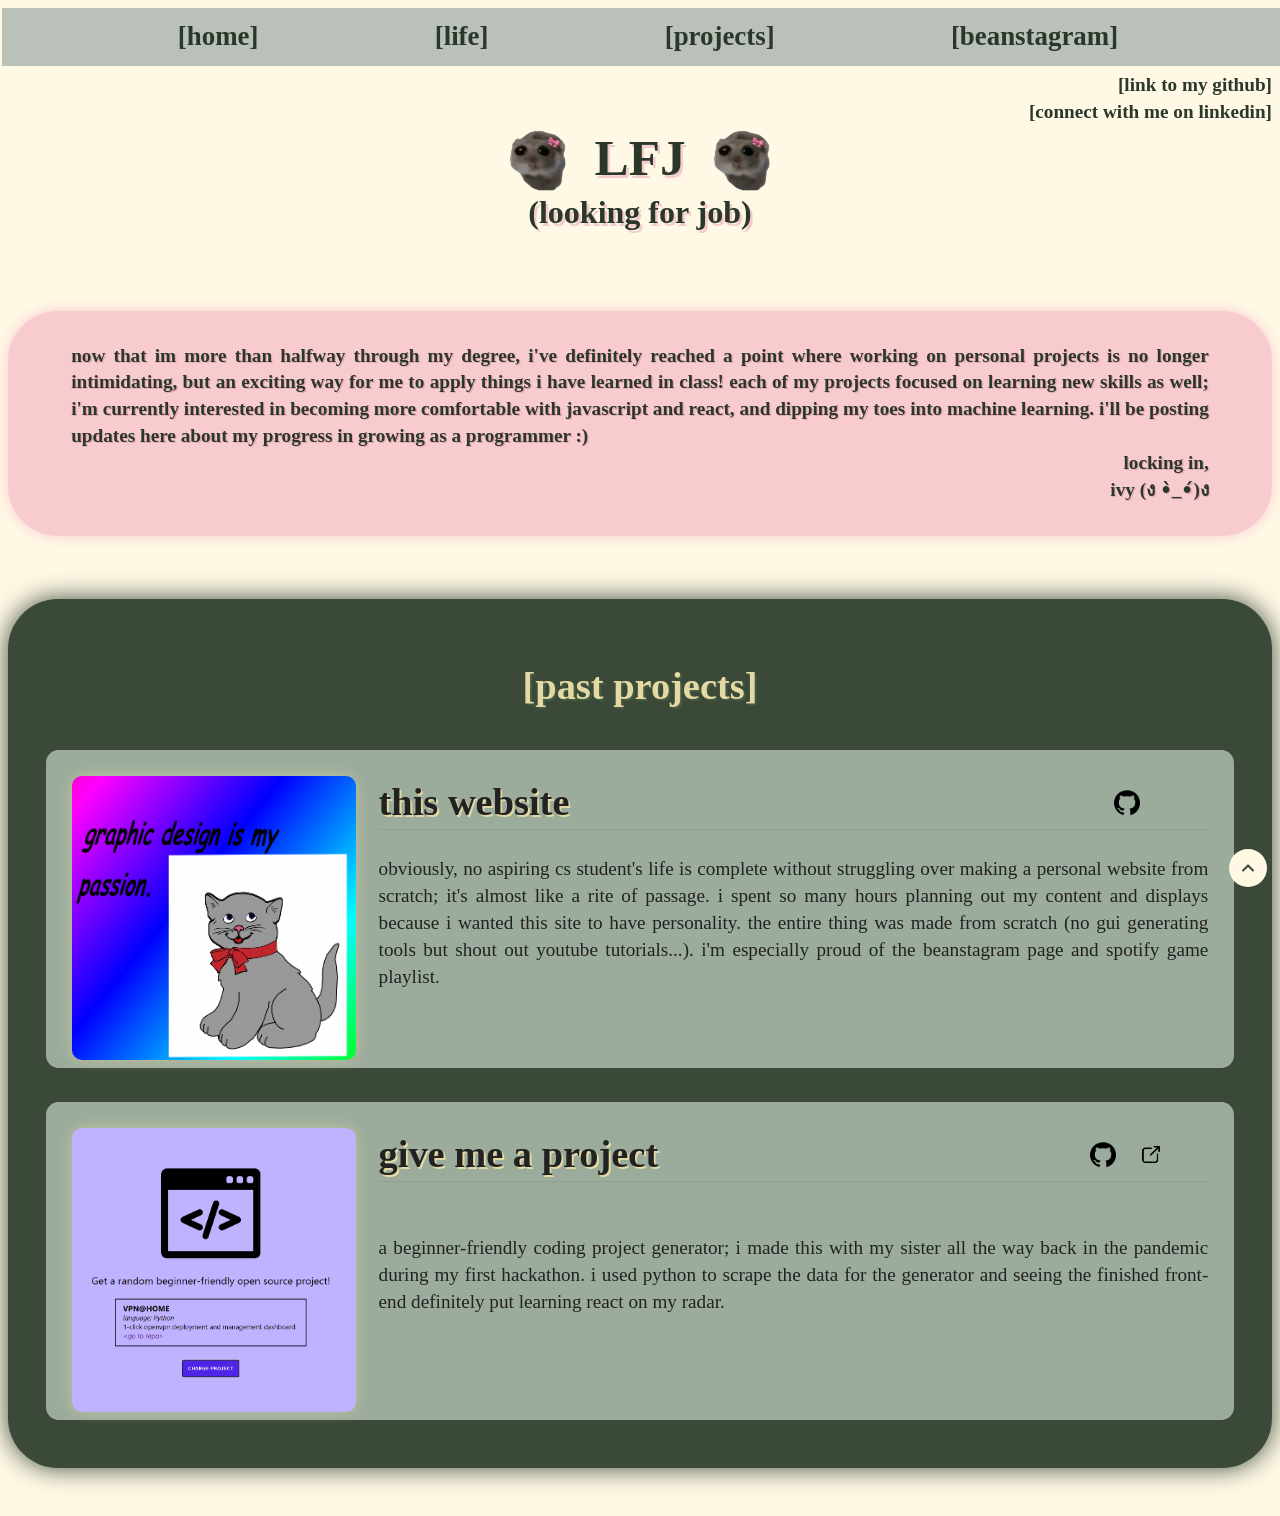
<file: projects.html>
<!DOCTYPE html>
<html lang="en">
<head>
  <meta charset="UTF-8">
  <title>projects</title>
  <link rel="stylesheet" href="css/default.css">
  <link rel="stylesheet" href="css/projects.css">

  <link rel="icon" href="/files/projects/proj-icon.ico" sizes="any">

  <link
    rel="stylesheet"
    href="https://cdn.jsdelivr.net/npm/swiper@11/swiper-bundle.min.css"
  />

</head>
<body>

<!-- top navigation bar -->
<div id="navbar">
  <a class="navbar-text" href="index.html"> [home] </a>
  <a class="navbar-text" href="life.html"> [life] </a>
  <a class="navbar-text" href="projects.html"> [projects] </a>
  <a class="navbar-text" href="bean.html"> [beanstagram] </a>
</div>


<!-- contact -->
<div class="contact">
  <a class="contact-text" href="https://github.com/ivy-ll" target="_blank"> [link to my github] </a>
  <br>
  <a class="contact-text" href="https://www.linkedin.com/in/ivy-lin-765165269/" target="_blank"> [connect with me on linkedin] </a>
</div>

<!-- header -->
<div class="header-sect">
  <div class="header">
    <img class="sad-ham" src="/files/projects/sadham.png" alt="sad hamster">
    <h1 class="header-text">LFJ</h1>
    <img class="sad-ham" src="/files/projects/sadham.png" alt="sad hamster">
  </div>
  <span id="proj-head" class="header-text"> (looking for job) </span>


</div>

<!-- to the top button -->
<script src="/js/libraries/goto.js"></script>
<script src="/js/toTopBtn.js"></script>
<a class="back-to-top" href="#">
  <img src="/files/toTopBtn.png" alt="arrow" id="to-top-btn">
</a>

<div class="container">
  <div class="prj-info">
    <p class="reg-text prj-info-txt">
      now that im more than halfway through my degree, i've definitely reached a point where working on personal projects
      is no longer intimidating, but an exciting way for me to apply things i have learned in class! each of my projects
      focused on learning new skills as well; i'm currently interested in becoming more comfortable with javascript and
      react, and dipping my toes into machine learning. i'll be posting updates here about my progress in growing as a programmer :)
      <br>
      <span class="reg-text closing">
        locking in,
        <br>
        ivy (ง •̀_•́)ง
      </span>
    </p>
  </div>
</div>

<!-- projects list -->
<div class="container">

  <div class="proj-container">
    <div class="proj-sect-title">[past projects]
    </div>

    <div class="proj-item">
      <div class="proj-pic">
        <img class="proj-pic-img" src="/files/projects/personalWebsitePic.png" alt="personal website pic">
      </div>
      <div class="proj-info">
        <div class="proj-head">
          <div class="proj-title">this website</div>
          <div class="icons">
            <a class="repo-link" href="https://github.com/ivy-ll/ivy-ll.github.io" target="_blank">
              <img class="github-icon" src="/files/projects/githubIcon.png" alt="github">
            </a>
          </div>
        </div>
        <div class="line"></div>
        <div class="proj-desc">
          obviously, no aspiring cs student's life is complete without struggling over making a personal website
          from scratch; it's almost like a rite of passage. i spent so many hours planning out my content and displays
          because i wanted this site to have personality. the entire thing was made from scratch (no gui generating
          tools but shout out youtube tutorials...). i'm especially proud of the beanstagram page and spotify game playlist.
        </div>
      </div>
    </div>

    <div class="proj-item">
      <div class="proj-pic">
        <img class="proj-pic-img" src="/files/projects/giveMeProjSS.png" alt="giveMeProjSS">
      </div>
      <div class="proj-info">
        <div class="proj-head">
          <div class="proj-title">give me a project</div>
          <div class="icons">
            <a class="repo-link" href="https://github.com/ivy-ll/give-me-a-project" target="_blank">
              <img class="github-icon" src="/files/projects/githubIcon.png" alt="github">
            </a>
            <a class="proj-link" href="https://ivy-ll.github.io/give-me-a-project/" target="_blank">
              <img class="new-tab-icon" src="/files/projects/newTabIcon.png" alt="newTab">
            </a>
          </div>
        </div>
        <div class="line"></div>
        <div class="proj-desc">
          a beginner-friendly coding project generator; i made this with my sister all the way back in the pandemic
          during my first hackathon. i used python to scrape the data for the generator and seeing the finished front-end
          definitely put learning react on my radar.
        </div>
      </div>
    </div>

    <!--  <div class="proj-item">-->
    <!--    <div class="proj-head">-->
    <!--      <span class="proj-title">kpop dance video generator</span>-->
    <!--      <a class="proj-link" href="https://github.com/ivy-ll/ivy-ll.github.io" target="_blank">-->
    <!--        <img class="github-icon" src="/files/projects/githubIcon.png" alt="github">-->
    <!--      </a>-->
    <!--    </div>-->
    <!--    <div class="line"></div>-->
    <!--    <span class="proj-desc">-->
    <!--          this summer i went down an insane rabbit hole for kpop, so much that i want to pick up kpop dance and learn-->
    <!--          choreography (for fun because watching videos of myself dance is the MOST humbling experience). the problem?-->
    <!--          there are so many to choose from and searching for them takes time. i figured since i want to learn react-->
    <!--          and javascript in general, this would be a great project idea :)-->
    <!--        </span>-->
    <!--    <img class="proj-pic" src="/files/projects/graphicDesCat.png" alt="graphicDesCat">-->
    <!--  </div>-->

    <!--  <div class="proj-item">-->
    <!--    <div class="line"></div>-->
    <!--    <span class="proj-title">valorant xp calculator</span>-->
    <!--    <span class=" proj-desc">-->
    <!--            as the name suggests, it calculates xp in valorant; my first solo project ever... definitely a lot to learn-->
    <!--            from this one :') this was made during a software construction course using java for the backend and java-->
    <!--            gui swing for the frontend which i never finished. because it's about a game i've poured hours into and the-->
    <!--            application is one i personally want to have, i have plans to revisit it in the future, potentially-->
    <!--            recreating it in python using machine learning and an api from a valorant stats tracker.-->
    <!--          </span>-->
    <!--  </div>-->

    <!--  <div class="proj-item">-->
    <!--    <span class="proj-title">valorant player vod suggester</span>-->
    <!--    <div class="line"></div>-->
    <!--    <span class="proj-desc">-->
    <!--            another valorant related project (can you tell what my favourite game is yet?) that was inspired by my-->
    <!--            personal experiences as a player. i am a ranked FIEND. the amount of mental stimulation <s>and torture</s>-->
    <!--            competitive valorant gives me has made me love the process of improving at the game. i also love watching-->
    <!--            streamers (shout out tarik) play at a high level and coincidentally, one thing lots of pros + coaches say-->
    <!--            players should do is watch vods of other players theye admire! thus, i want an app that helps players (me)-->
    <!--            find pro players to watch :3-->
    <!--            </span>-->
    <!--  </div>-->
  </div>
</div>


</body>
</html>
</file>
<file: css/default.css>
html {
  color: #222;
  font-size: 1em;
  line-height: 1.4;
}

body {
  background-color: rgb(255, 248, 229);
  cursor: url(https://cdn.custom-cursor.com/db/18960/32/cute-cat-shell-cursor.png), default;
}

body::-webkit-scrollbar {
  display: none;
}

/* navbar stuff */
#navbar {
  width: 101vw;
  height: 4.5vw;
  background: rgb(185, 193, 185);
  display: flex;
  justify-content: space-evenly;
  margin-left: -0.5vw;
}

.navbar-text {
  color: #2b372a;
  font-size: 2.1vw;
  font-weight: bold;
  text-decoration: none;
  margin-top: 0.8vw;
  display: inline;
}

.navbar-text:hover {
  cursor: url(https://cdn.custom-cursor.com/db/18959/32/cute-cat-shell-pointer.png), pointer;
  color: #4f644d;
  text-shadow: 4px 4px #fff5c8;
  transition: 0.5s ease;
}

/* main content */
.header {
  display: flex;
  justify-content: center;
}

.header-text {
  color: #2b372a;
  font-size: 4vw;
  font-weight: bold;
  text-shadow: 0.2vw 0.2vw #f3cbce;
}

.reg-text {
  color: #2b372a;
}

/* other */
.center {
  display: block;
  margin-left: auto;
  margin-right: auto;
  width: 50%;
}

/* back to top */
html {
  scroll-behavior: smooth;
}

.back-to-top {
  position: fixed;
  bottom: 1vw;
  right: 1vw;
  padding: 1vw;
  border-radius: 50%;
  cursor: url(https://cdn.custom-cursor.com/db/18959/32/cute-cat-shell-pointer.png), pointer;
  background-color: #fff8e5;
  z-index: 999;
  aspect-ratio: 1 / 1;
}

#to-top-btn {
  width: 1vw;
  height: 1vw;
  aspect-ratio: 1 / 1;
  display: block;
}

.back-to-top:hover {
  background-color: #f3cbce;
  box-shadow: 0 0 1vw #f3cbce;
  transition: 0.5s ease;
}
</file>
<file: css/bean.css>
:root {
  font-size: 10px;
}

*,
*::before,
*::after {
  box-sizing: border-box;
}

body {
  min-height: 100vh;
  padding-bottom: 4rem;
}

img {
  display: block;
}

.container {
  max-width: 150rem;
  margin: 0 auto !important;
}

/* profile section */
.profile {
  padding-bottom: 2%;
  display: grid;
  grid-template-columns: repeat(6, 1fr);
  grid-template-rows: repeat(5, 5vw);
  grid-auto-rows: 1fr;
}

.profile-user {
  font-size: 1.5vw;
  color: #2b372a;
  text-shadow: 0.1vw 0.1vw #f3cbce;
  grid-area: 2 / 3 / span 1 / span 2;
}

#prof-follow-btn {
  all: unset;
  background: #9faa9f;
  border: 0.1vw solid #2b372a;
  border-radius:  0.7vw;
  cursor: url(https://cdn.custom-cursor.com/db/18959/32/cute-cat-shell-pointer.png), pointer;
  height: 1.7vw;
  width: 6vw;
  text-align: center;
}

.profile-follow {
  position: relative;
  font-size: 1.3vw;
  grid-area: 2 / 4 / span 1 / span 1;
}

#prof-follow-btn:active {
  outline: 0.3rem #2b372a auto;
  background: #2b372a;
  color: #fff5c8;
}

#prof-follow-btn {
  position: absolute;
  bottom: 0;
}

.pfp {
  display: flex;
  justify-content: center;
  align-items: center;
  min-width: 20%;
  min-height: 20%;
  aspect-ratio: 1 / 1;
  grid-area: 1 / 1 / span 2 / span 2;
}

.pfp img {
  max-width: 18vw;
  max-height: 18vw;
  top: 0;
  bottom: 0;
  aspect-ratio: 1 / 1;
  object-fit: cover;
  border-radius: 50%;
  align-items: center;
}

.profile-stats {
  display: inline-block;
  position: relative;
  font-size: 1.8vw;
  margin-top: 1vw;
  grid-area: 3 / 3 / span 1 / span 2;
}

.profile-bio {
  font-size: 1.5vw;
  font-weight: 400;
  color: #2b372a;
  grid-area: 4 / 3 / span 1 / span 2;
}

.prof-name,
.profile-stat-count {
  color: #2b372a;
  font-weight: 600;
}


/* gallery section */
.decorative-line{
  background-color: rgba(43, 55, 42, 0.32);
  height: 1px;
  max-width: 150rem;
  margin: 2rem auto;
  flex-wrap: wrap;
  display: flex;
}

.gallery {
  display: grid;
  grid-template-columns: 1fr 1fr 1fr;
  justify-content: center;
  flex-wrap: wrap;
  grid-gap: 0.7rem;
}

.gallery-item {
  position: relative;
}

.gallery-img {
  width: 100%;
  height: 100%;
  top: 0;
  left: 0;
  aspect-ratio: 1 / 1;
  object-fit: cover;
}


/* scroll bar */
body::-webkit-scrollbar {
  display: inline-block;
}

body {
  overflow-y: auto;
  overflow-x: hidden;
}

::-webkit-scrollbar{
  width: 10px;
}

::-webkit-scrollbar-track {
  background: #fff8e5;
}

::-webkit-scrollbar-thumb {
  background: #9fae9f;
}

::-webkit-scrollbar-thumb:hover {
  background: #4f644d;
}
</file>
<file: css/projects.css>
:root {
  font-size: 10px;
}

*,
*::before,
*::after {
  box-sizing: border-box;
}

body {
  min-height: 100vh;
  padding-bottom: 4rem;
}

.container {
  display: flex;
  max-width: 150rem;
  margin: 0 auto !important;
}

/* header */
.header-sect {
  display: block;
  padding-bottom: 1%
}

.header {
  display: flex;
  flex-wrap: wrap;
  margin: -3%;
}

#proj-head {
  display: flex;
  flex-wrap: wrap;
  font-size: 2.5vw;
  margin-top: -3%;
  justify-content: space-evenly;
}

.sad-ham {
  margin: 3% 2% 0 2%;
  max-width: 5vw;
  max-height: 5vw;
  display: flex;
}


/* contact info */
.contact {
  padding-top: 0.5%;
  text-align: right;
  position: relative;
}

.contact-text {
  color: #2b372a;
  font-size: 1.5vw;
  font-weight: bold;
  text-decoration: none;
  white-space: nowrap;
  cursor: url(https://cdn.custom-cursor.com/db/18959/32/cute-cat-shell-pointer.png), pointer
}

.contact-text:hover {
  color: #2b372a;
  text-shadow: 0.15vw 0.15vw #e2a9af;
  transition: 0.5s ease;
}


/* project intro */
.prj-info {
  display: flex;
  padding: 1% 5% 1% 5%;
  margin: 5% auto;
  border-radius: 5rem;
  justify-content: center;
  text-align: center;
  vertical-align: middle;
  background-color: #f8cbce;
  box-shadow: 0 0 1vw rgb(248, 203, 206);
}

.prj-info-txt {
  font-size: 1.5vw;
  font-weight: bold;
  text-align: justify;
  text-shadow: 0.1vw 0.1vw #e2a9af;
}

.closing {
  float: right;
  text-align: right;
}


/* projects */
.proj-container {
  width: 100%;
  max-height: 90vw;
  display: flex;
  flex-wrap: wrap;
  justify-content: center;
  padding: 3%;
  background-color: #3b4a38;
  border-radius: 5rem;
  gap: 3%;
  box-shadow: 0 0 2vw rgb(62, 74, 60);
}

.proj-sect-title,
.proj-title {
  font-size: 3vw;
  font-weight: bold;
}

.proj-sect-title {
  width: 100%;
  height: 10%;
  padding: 2%;
  text-align: center;
  justify-content: center;
  color: #e4d9a2;
  text-shadow: 0.15vw 0.15vw #445a42;
}

.proj-item {
  display: flex;
  width: 100%;
  height: 40%;
  padding: 2% 2% 2% 2%;
  background: #9cac9c;
  border: 0.2vw solid rgb(159, 170, 159);
  border-radius: 1vw;
  align-content: center;
  justify-content: center;
}

.proj-item:hover {
  background: #fff5c8;
  border: 0.2vw solid #94a894;
  box-shadow: 0 0 1vw #94a894;
  transition: 0.5s ease;
}

.proj-pic {
  width: 25%;
  height: auto;
  object-fit: cover;
  aspect-ratio: 1 / 1;
}

.proj-pic-img {
  aspect-ratio: 1 / 1;
  border-radius: 10px;
  width: 100%;
  object-fit: cover;
  box-shadow: 0 0 1vw rgba(228, 217, 162, 0.51);
}

.proj-pic,
.proj-pic-img {
  border-radius: 10px;
}

.proj-info {
  width: 75%;
  height: 100%;
  padding-left: 2%;
  align-items: center;
}

.proj-head {
  width: 100%;
  height: 20%;
  display: flex;
  align-items: center;
}

.proj-title {
  width: 80%;
  height: 100%;
  text-shadow: 0.15vw 0.15vw #e4d9a2;
}

.icons {
  display: flex;
  width: 20%;
  height: 100%;
  aspect-ratio: 1 / 1;
  justify-content: center;
  align-items: center;
  gap: 5%;
}

.line {
  background-color: rgba(43, 55, 42, 0.32);
  height: 1px;
  width: 100%;
  opacity: 0.32;
}

.proj-desc {
  height: 70%;
  font-size: 1.5vw;
  text-align: justify;
  align-content: center;
}

.proj-link, .repo-link {
  width: 3vw;
  display: flex;
  justify-content: center;
  align-items: center;
  vertical-align: middle;
  background: transparent;
  border: 0.1vw solid transparent;
  border-radius: 50%;
  aspect-ratio: 1 / 1;
}

.repo-link {
  margin-left: 2%;
}

.proj-link {
  margin-left: 1%;
}

.repo-link:hover,
.proj-link:hover {
  background-color: rgb(132, 152, 131);
  box-shadow: 0 0 0.3vw rgb(132, 152, 131);
  cursor: url(https://cdn.custom-cursor.com/db/18959/32/cute-cat-shell-pointer.png), pointer;
  transition: 0.9s ease;
}

.github-icon,
.new-tab-icon {
  width: 2vw;
  height: auto;
  display: block;
}


/* scroll bar */
body::-webkit-scrollbar {
  display: inline-block;
}

body {
  overflow-y: auto;
  overflow-x: hidden;
}

::-webkit-scrollbar{
  width: 10px;
}

::-webkit-scrollbar-track {
  background: #fff8e5;
}

::-webkit-scrollbar-thumb {
  background: #9fae9f;
}

::-webkit-scrollbar-thumb:hover {
  background: #4f644d;
}
</file>
